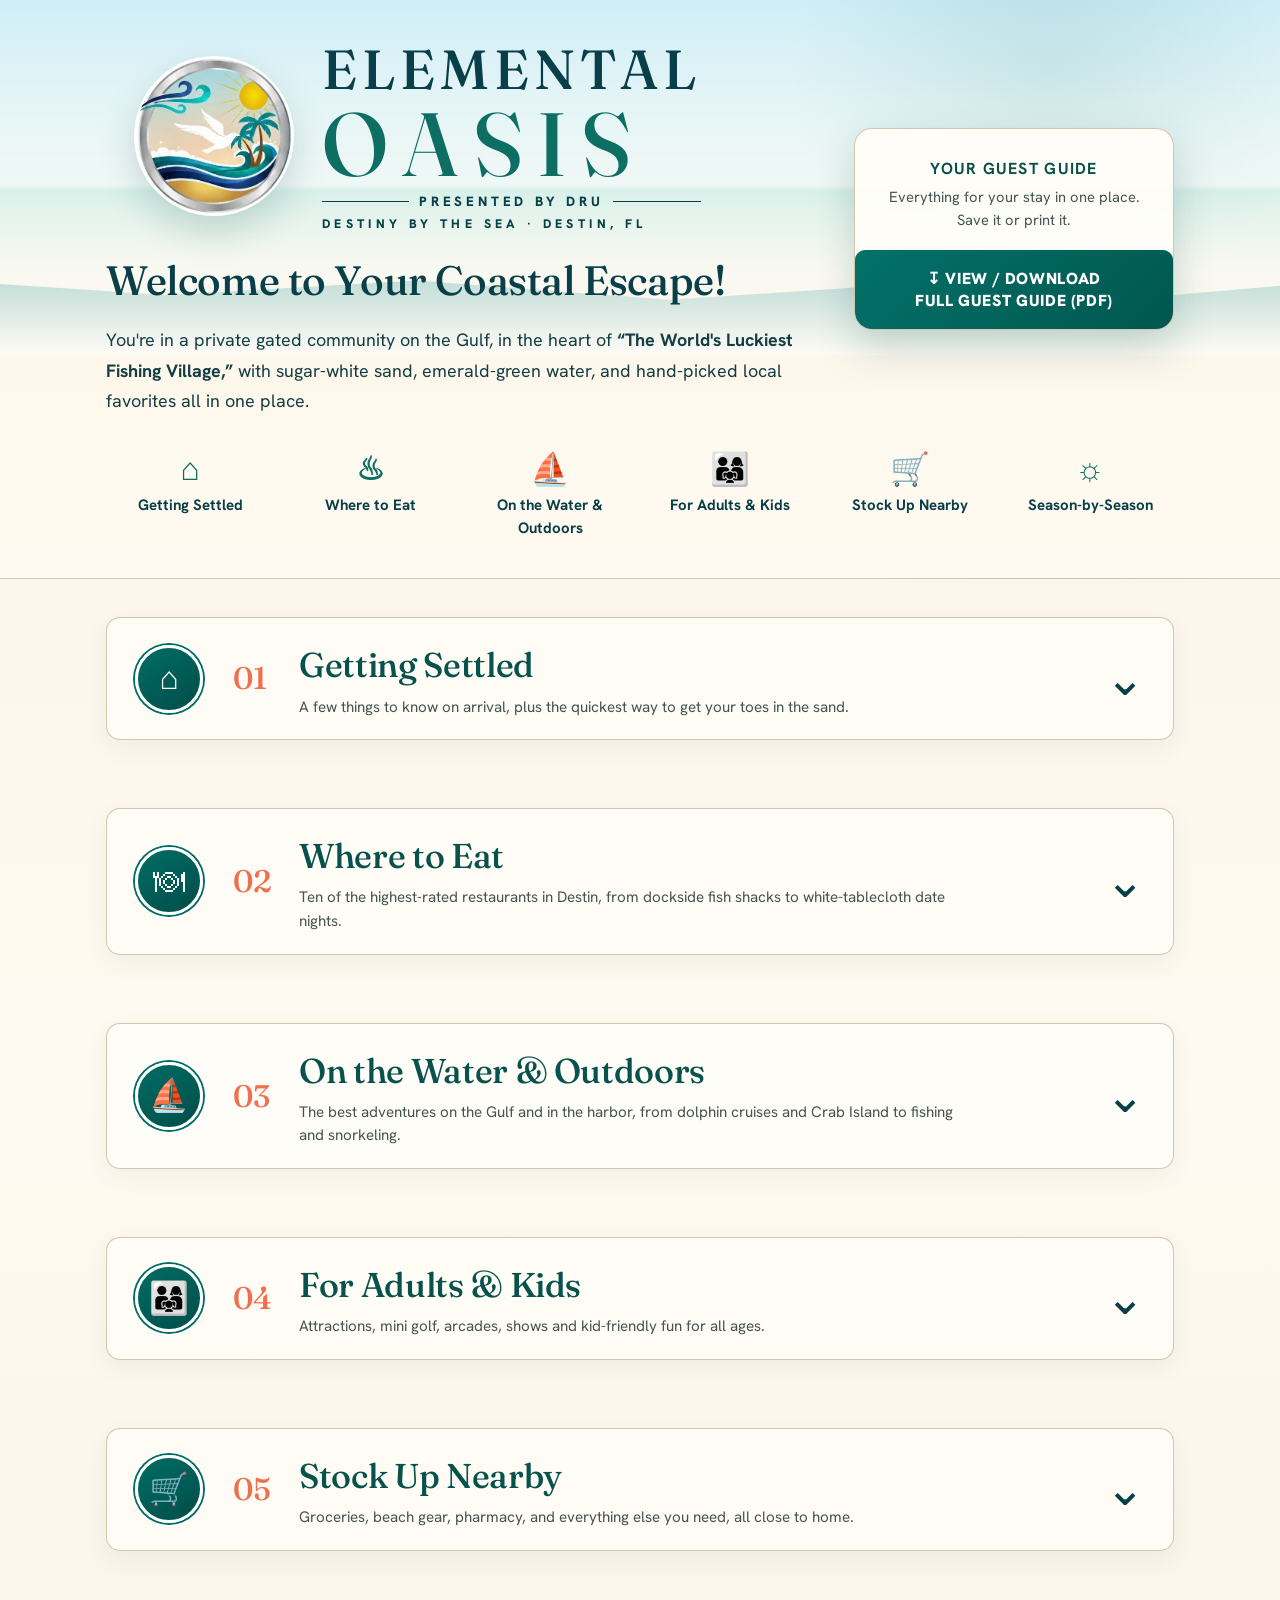
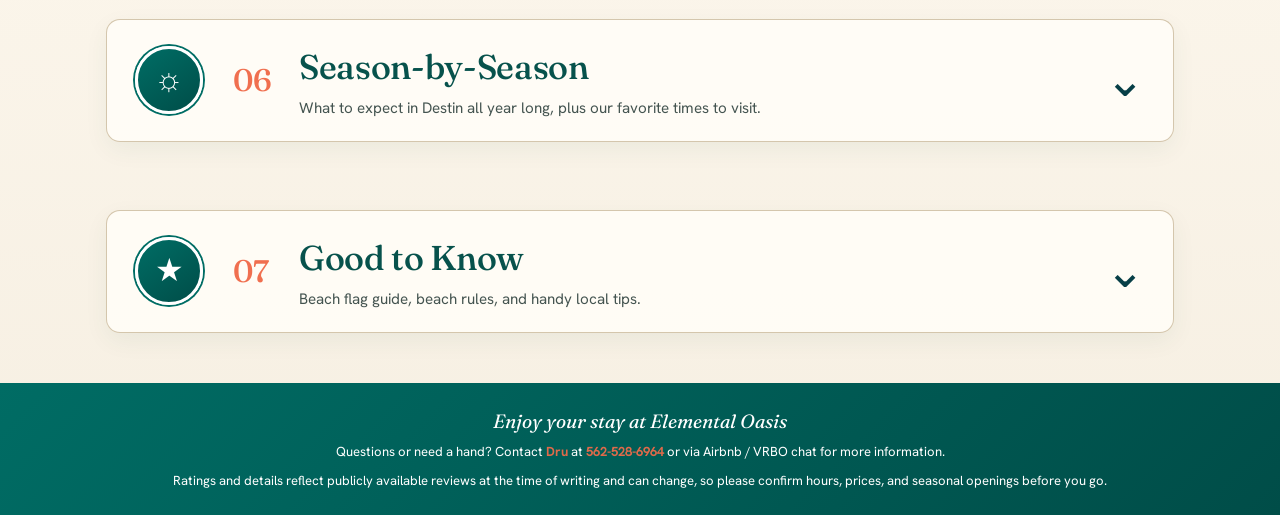
<file: index.html>
<!DOCTYPE html>
<html lang="en">
<head>
<meta charset="UTF-8">
<meta name="viewport" content="width=device-width, initial-scale=1.0">
<title>Elemental Oasis Destin Guide</title>
<meta name="description" content="Elemental Oasis Destin guest guide with arrival details, beach access, dining, local activities, nearby stores, seasonal tips, and property information.">
<meta name="robots" content="index, follow">
<meta name="theme-color" content="#0d6e63">
<link rel="canonical" href="https://5edestin.github.io/guide/">
<meta property="og:type" content="website">
<meta property="og:title" content="Elemental Oasis Destin Guide">
<meta property="og:description" content="Guest guide for Elemental Oasis in Destin, Florida: beach access, dining, activities, local tips, and property details.">
<meta property="og:url" content="https://5edestin.github.io/guide/">
<meta property="og:image" content="https://5edestin.github.io/guide/elemental-oasis-home.jpg">
<meta name="twitter:card" content="summary_large_image">
<meta name="twitter:title" content="Elemental Oasis Destin Guide">
<meta name="twitter:description" content="Guest guide for Elemental Oasis in Destin, Florida.">
<meta name="twitter:image" content="https://5edestin.github.io/guide/elemental-oasis-home.jpg">
<link rel="preload" as="image" href="assets/img/elemental-oasis-logo.webp" type="image/webp">
<link rel="preconnect" href="https://fonts.googleapis.com">
<link rel="preconnect" href="https://fonts.gstatic.com" crossorigin>
<link href="https://fonts.googleapis.com/css2?family=Fraunces:ital,opsz,wght@0,9..144,400;0,9..144,500;0,9..144,600;1,9..144,400&family=Hanken+Grotesk:wght@400;500;600;700&display=swap" rel="stylesheet">
<link rel="stylesheet" href="assets/css/styles.css">

<style>
  .brimg {
    display: grid !important;
    grid-template-columns: repeat(2, minmax(0, 1fr)) !important;
    gap: 18px !important;
    align-items: start !important;
  }

  .brimg picture {
    display: block !important;
  }

  .brimg img {
    width: 100% !important;
    height: auto !important;
    display: block !important;
  }

  @media screen and (max-width: 520px) {
    .brimg {
      grid-template-columns: 1fr !important;
    }
  }
</style>

</head>
<body>

<header class="hero">
  <div class="wrap hero-wrap">
    <div class="hero-main">
      <div class="brand-lockup">
        <picture><source srcset="assets/img/elemental-oasis-logo.webp" type="image/webp"><img class="brand-logo" src="elemental-oasis-logo.jpg" alt="Elemental Oasis logo" width="409" height="413" decoding="async"></picture>
        <div class="brand-text">
          <div class="brand-title-small">ELEMENTAL</div>
          <div class="brand-title-large">OASIS</div>
          <div class="brand-presented"><span></span>PRESENTED BY DRU<span></span></div>
          <div class="brand-place">DESTINY BY THE SEA · DESTIN, FL</div>
        </div>
      </div>
      <h1>Welcome to Your Coastal Escape!</h1>
      <p class="lede">You're in a private gated community on the Gulf, in the heart of <b>“The World's Luckiest Fishing Village,”</b> with sugar-white sand, emerald-green water, and hand-picked local favorites all in one place.</p>
    </div>

    <aside class="hero-contact" aria-label="Guest guide download">
      <h3>Your Guest Guide</h3>
      <p class="smallhelp">Everything for your stay in one place. Save it or print it.</p>
      <a class="pdfbtn" href="./guest-guide.pdf" target="_blank" rel="noopener">↧ View / Download<br>Full Guest Guide (PDF)</a>
    </aside>
  </div>
  <nav class="wrap iconnav" aria-label="Guide sections">
    <a href="#settle"><span>⌂</span>Getting Settled</a>
    <a href="#eat"><span>♨</span>Where to Eat</a>
    <a href="#do"><span>⛵</span>On the Water & Outdoors</a>
    <a href="#family"><span>👨‍👩‍👧</span>For Adults & Kids</a>
    <a href="#stores"><span>🛒</span>Stock Up Nearby</a>
    <a href="#seasons"><span>☼</span>Season-by-Season</a>
  </nav>
</header>

<!-- ================= GETTING SETTLED ================= -->
<section class="wrap" id="settle">
  <details class="accordion" name="guide">
    <summary><span class="acc-icon">⌂</span><span class="sec-num">01</span><div class="sec-head"><h2>Getting Settled</h2><div class="summary-desc">A few things to know on arrival, plus the quickest way to get your toes in the sand.</div></div></summary>

  <div class="hilites">
    <h3>Your home at Elemental Oasis</h3>
    <div class="hgrid">
      <div class="hitem"><span class="hi">&#128274;</span><div><b>Private gated community</b><span class="ht">Destiny by the Sea is a 24-hour guard-gated enclave on the only curve of Scenic Gulf Drive in central Destin.</span></div></div>
      <div class="hitem"><span class="hi">&#127958;&#65039;</span><div><b>Private beach, steps away</b><span class="ht">Your own community beach access down the Conch Cay boardwalk to sugar-white sand, with chair &amp; umbrella rentals on site.</span></div></div>
      <div class="hitem"><span class="hi">&#127946;</span><div><b>Community pool &amp; hot tub</b><span class="ht">A large lagoon-style pool (seasonally heated, lit at night) and a hot tub, beside a clubhouse with showers &amp; dressing rooms.</span></div></div>
      <div class="hitem"><span class="hi">&#127796;</span><div><b>Resort surroundings</b><span class="ht">Palm-lined, beautifully landscaped grounds, with the Gulf, dining, and shopping all just minutes away.</span></div></div>
    </div>
  </div>
  <div class="settle-grid">

    <div class="contact-card">
      <h3>Elemental Oasis</h3>
      <p class="addr">at Destiny by the Sea<br>4819 Ocean Blvd, Destin, FL 32541</p>
      <div class="contact-row">
        <div class="ic">✦</div>
        <div><div class="lbl">Welcome</div><div class="val">We hope you love your stay. Check-out and house details are posted inside the home.</div></div>
      </div>
      <picture><source srcset="assets/img/elemental-oasis-home.webp" type="image/webp"><img class="home-photo" src="elemental-oasis-home.jpg" alt="Elemental Oasis at 4819 Ocean Blvd" width="882" height="699" loading="lazy" decoding="async"></picture>
    </div>

    <div class="mapcard">
      <h3>Walking to the Beach</h3>
      <p class="mapsub">From your door: turn right on Ocean Blvd, then right onto Conch Cay and follow it all the way down to the Private Beach Access and rental store. It's about a 3-4 minute walk.</p>
      <svg viewBox="0 0 700 440" xmlns="http://www.w3.org/2000/svg" role="img" aria-label="Map of the walk from Elemental Oasis down Conch Cay to the private beach access">
        <defs>
          <linearGradient id="gulf" x1="0" y1="0" x2="0" y2="1">
            <stop offset="0%" stop-color="#5bbf9e"/><stop offset="100%" stop-color="#15897a"/>
          </linearGradient>
        </defs>
        <rect x="0" y="0" width="700" height="440" rx="10" fill="#eef1f3"/>
        <rect x="0" y="0" width="700" height="34" fill="#ece0c9"/>
        <text x="660" y="22" font-family="Hanken Grotesk, sans-serif" font-size="12.5" font-weight="700" fill="#7a8782" text-anchor="end" letter-spacing="1">DESTINY BY THE SEA &#183; GUARD GATE &#9678;</text>
        <rect x="0" y="58" width="700" height="30" fill="#ffffff" stroke="#dfe4e7" stroke-width="1.5"/>
        <line x1="0" y1="73" x2="700" y2="73" stroke="#e4cf9f" stroke-width="3" stroke-dasharray="16 14"/>
        <text x="40" y="78" font-family="Fraunces, serif" font-size="14" font-style="italic" fill="#9a8f74">Ocean Blvd</text>
        <rect x="0" y="320" width="700" height="30" fill="#ffffff" stroke="#dfe4e7" stroke-width="1.5"/>
        <line x1="0" y1="335" x2="700" y2="335" stroke="#e4cf9f" stroke-width="3" stroke-dasharray="16 14"/>
        <text x="40" y="340" font-family="Fraunces, serif" font-size="14" font-style="italic" fill="#9a8f74">Ocean Blvd</text>
        <rect x="196" y="88" width="26" height="232" fill="#ffffff" stroke="#dfe4e7" stroke-width="1.5"/>
        <text x="209" y="210" font-family="Fraunces, serif" font-size="12.5" font-style="italic" fill="#a99f86" text-anchor="middle" transform="rotate(-90 209 210)">Varezze Cay</text>
        <rect x="392" y="88" width="30" height="262" fill="#ffffff" stroke="#dfe4e7" stroke-width="1.5"/>
        <text x="407" y="200" font-family="Fraunces, serif" font-size="12.5" font-style="italic" fill="#a99f86" text-anchor="middle" transform="rotate(-90 407 200)">Conch Cay</text>
        <rect x="606" y="88" width="26" height="232" fill="#ffffff" stroke="#dfe4e7" stroke-width="1.5"/>
        <text x="619" y="210" font-family="Fraunces, serif" font-size="12.5" font-style="italic" fill="#a99f86" text-anchor="middle" transform="rotate(-90 619 210)">Calypso Cay</text>
        <g>
          <path d="M286 150 a13 13 0 1 1 26 0 c0 10 -13 22 -13 22 c0 0 -13 -12 -13 -22 z" fill="#e06a4a"/>
          <circle cx="299" cy="150" r="5" fill="#fffdf8"/>
          <rect x="58" y="104" width="214" height="46" rx="9" fill="#fffdf8" stroke="#e06a4a" stroke-width="1.6"/>
          <text x="72" y="125" font-family="Hanken Grotesk, sans-serif" font-size="14" font-weight="700" fill="#23312e">Elemental Oasis</text>
          <text x="72" y="142" font-family="Hanken Grotesk, sans-serif" font-size="11.5" fill="#7a8782">4819 Ocean Blvd (your stay)</text>
        </g>
        <path d="M299 172 L299 78 L407 78 L407 372" fill="none" stroke="#0d6e63" stroke-width="4" stroke-dasharray="2 11" stroke-linecap="round" stroke-linejoin="round"/>
        <polygon points="407,388 400,372 414,372" fill="#0d6e63"/>
        <rect x="0" y="392" width="700" height="18" fill="#f3e3c1"/>
        <rect x="0" y="410" width="700" height="30" fill="url(#gulf)"/>
        <text x="36" y="431" font-family="Fraunces, serif" font-size="14" font-style="italic" font-weight="500" fill="#ffffff">Gulf of Mexico</text>
        <rect x="262" y="384" width="290" height="40" rx="9" fill="#fffdf8" stroke="#0d6e63" stroke-width="1.8"/>
        <text x="407" y="401" font-family="Hanken Grotesk, sans-serif" font-size="13" font-weight="700" fill="#0a4f48" text-anchor="middle">Private Beach Access</text>
        <text x="407" y="417" font-family="Hanken Grotesk, sans-serif" font-size="11.5" fill="#5d6b66" text-anchor="middle">+ Rental Store (chairs &amp; umbrellas)</text>
        <rect x="470" y="232" width="138" height="30" rx="15" fill="#0d6e63"/>
        <text x="539" y="252" font-family="Hanken Grotesk, sans-serif" font-size="13" font-weight="700" fill="#ffffff" text-anchor="middle">3-4 min walk</text>
      </svg>
      <p class="mapnote">Beach gear can be rented on-site at the private beach access from Sun, Sand &amp; Sea Beach Service, which also sells shave ice. See rates just below.</p>
    </div>

  </div>

  <div class="beachrent">
    <h3>Beach Gear &amp; Shave Ice at the Private Beach</h3>
    <p class="intro">Your private beach access has an on-site stall run by <b>Sun, Sand &amp; Sea Beach Service</b>. Rent chairs, umbrellas, boogie boards, kayaks, and paddleboards from the beach attendant, and grab shave ice while you're there. Rental hours are 9:00am to 5:00pm, seven days a week from March through October, and all prices include sales tax. To reserve, call <a href="tel:18506508988">850-650-8988</a> or see the beach attendant at the central beach access.</p>
    <div class="brrates">
        <h4>Chair &amp; umbrella set-up (2 chairs + 1 umbrella)</h4>
        <div class="rate"><span>Half day (9-1 or 1-5)</span><span>$30</span></div>
        <div class="rate"><span>Full day</span><span>$45</span></div>
        <div class="rate"><span>2 / 3 / 4 days</span><span>$80 / $120 / $160</span></div>
        <div class="rate"><span>5 / 6 / 7 days</span><span>$200 / $240 / $280</span></div>
        <h4>Single items, per day</h4>
        <div class="rate"><span>Umbrella</span><span>$30</span></div>
        <div class="rate"><span>Chair</span><span>$15</span></div>
        <div class="rate"><span>Table</span><span>$10</span></div>
        <h4>Water gear</h4>
        <div class="rate"><span>Boogie board</span><span>$8/hr, $20/day</span></div>
        <div class="rate"><span>Kayak, single / double</span><span>$20 / $25 per hr</span></div>
        <div class="rate"><span>Paddleboard</span><span>$35/hr, $100/4hr, $180/day</span></div>
        <p class="brnote">Full details and payment options (cash, check, Visa, Mastercard) at <a href="https://beachingdestin.com" target="_blank" rel="noopener">beachingdestin.com</a>. Prices may change, so confirm with the attendant.</p>
      </div>
    <div class="brimg">
      <picture><source srcset="assets/img/beach-rental-stall.webp" type="image/webp"><img src="beach-rental-stall.jpg" alt="Sun, Sand and Sea beach rental and shave ice stall at the private beach access" width="1200" height="1600" loading="lazy" decoding="async"></picture>
      <picture><source srcset="assets/img/beach-rental-rates.webp" type="image/webp"><img src="beach-rental-rates.jpg" alt="Sun, Sand and Sea Beach Service printed rental rate sheet" width="1300" height="2115" loading="lazy" decoding="async"></picture>
    </div>
  </div>
  </details>
</section>

<!-- ================= RESTAURANTS ================= -->
<section class="wrap" id="eat">
  <details class="accordion" name="guide">
    <summary><span class="acc-icon">🍽</span><span class="sec-num">02</span><div class="sec-head"><h2>Where to Eat</h2><div class="summary-desc">Ten of the highest-rated restaurants in Destin, from dockside fish shacks to white-tablecloth date nights.</div></div></summary>
  <div class="grid">

    <div class="card">
      <div class="top"><h3>The Edge Seafood & SkyBar</h3><span class="pill">Harbor views</span></div>
      <div class="meta"><span class="stars">★ 4.7</span><span class="dot"></span>5,700+ reviews</div>
      <p>Fresh-off-the-boat seafood with a rooftop SkyBar overlooking the marina. Lively, polished, great service.</p>
      <span class="pick"><b>Try:</b> baked oysters · fried grouper sandwich · lobster mac</span>
            <span class="price">Approx price: $$–$$$ · seafood entrées commonly mid-range to premium</span>
<span class="cphone"><span class="ph">(850) 659-3549</span></span>
    </div>

    <div class="card">
      <div class="top"><h3>Boshamps Seafood & Oyster House</h3><span class="pill">Upscale-casual</span></div>
      <div class="meta"><span class="stars">★ 4.5</span><span class="dot"></span>9,100+ reviews</div>
      <p>A harborfront favorite for oysters three ways and beautifully plated Gulf fish. A local's pick for a special dinner.</p>
      <span class="pick"><b>Try:</b> oysters Bienville · Snapper Destin · crab dip</span>
            <span class="price">Approx price: $$–$$$ · popular dinner spot; expect peak-season waits</span>
<span class="cphone"><span class="ph">(850) 424-7406</span></span>
    </div>

    <div class="card">
      <div class="top"><h3>Dewey Destin's Seafood</h3><span class="pill">Iconic local</span></div>
      <div class="meta"><span class="stars">★ 4.5</span><span class="dot"></span>4,500+ reviews</div>
      <p>Order at the counter, eat at picnic tables on the dock over the bay. Unpretentious and the freshest catch in town.</p>
      <span class="pick"><b>Try:</b> royal red shrimp · fresh catch · smoked tuna dip</span>
            <span class="price">Approx price: $$ · casual counter-service seafood</span>
<span class="cphone"><span class="ph">(850) 837-7575</span></span>
    </div>

    <div class="card">
      <div class="top"><h3>Brotula's Seafood House & Steamer</h3><span class="pill">Hook & Cook</span></div>
      <div class="meta"><span class="stars">★ 4.5</span><span class="dot"></span>5,900+ reviews</div>
      <p>Caught fish on a charter? Bring it here and they'll cook it your way. Otherwise, the steamer pots and boils are stellar.</p>
      <span class="pick"><b>Try:</b> Hook &amp; Cook your catch · seafood boil · all-you-can-eat crab</span>
            <span class="price">Approx price: $$–$$$ · boils/steamer pots cost more than sandwiches</span>
<span class="cphone"><span class="ph">(850) 460-8900</span></span>
    </div>

    <div class="card">
      <div class="top"><h3>Louisiana Lagniappe</h3><span class="pill">Cajun · waterfront</span></div>
      <div class="meta"><span class="stars">★ 4.7</span><span class="dot"></span>3,100+ reviews</div>
      <p>Sunset-view Creole cooking with old-school service. No reservations, so arrive early. Dinner only, from 4pm.</p>
      <span class="pick"><b>Try:</b> jambalaya · blackened shrimp · key lime pie</span>
            <span class="price">Approx price: $$$ · dinner-only waterfront dining</span>
<span class="cphone"><span class="ph">(850) 837-0881</span></span>
    </div>

    <div class="card">
      <div class="top"><h3>The Back Porch</h3><span class="pill">On the beach</span></div>
      <div class="meta"><span class="stars">★ 4.5</span><span class="dot"></span>12,000+ reviews</div>
      <p>Destin's original beachfront seafood joint. Toes-in-the-sand views, award-winning gumbo, and a great happy hour.</p>
      <span class="pick"><b>Try:</b> seafood gumbo · oyster po'boy · blackened grouper</span>
            <span class="price">Approx price: $$ · casual beachfront seafood</span>
<span class="cphone"><span class="ph">(850) 837-2022</span></span>
    </div>

    <div class="card">
      <div class="top"><h3>Pompano Joe's</h3><span class="pill">Beachfront</span></div>
      <div class="meta"><span class="stars">★ 4.4</span><span class="dot"></span>8,500+ reviews</div>
      <p>Bright, nautical, and right on the sand with a window-seat view the length of the room. Easy choice for groups.</p>
      <span class="pick"><b>Try:</b> grilled grouper + lump crab · coconut shrimp · margarita bucket</span>
            <span class="price">Approx price: $$ · beachfront casual dining</span>
<span class="cphone"><span class="ph">(850) 837-2224</span></span>
    </div>

    <div class="card">
      <div class="top"><h3>Fudpucker's Beachside Bar & Grill</h3><span class="pill">Family fun</span></div>
      <div class="meta"><span class="stars">★ 4.7</span><span class="dot"></span>34,000+ reviews</div>
      <p>A Destin institution that's loud, fun, and home to Gator Beach downstairs. The kids will be entertained start to finish.</p>
      <span class="pick"><b>Try:</b> fried gator tail · blackened redfish · the famous gift shop</span>
            <span class="price">Approx price: $$ · family casual</span>
<span class="cphone"><span class="ph">(850) 654-4200</span></span>
    </div>

    <div class="card">
      <div class="top"><h3>Seagar's Prime Steaks & Seafood</h3><span class="pill">Date night · $$$$</span></div>
      <div class="meta"><span class="stars">★ 4.4</span><span class="dot"></span>640+ reviews</div>
      <p>The grown-up splurge. Tableside Chateaubriand, a huge wine list, and white-glove service in Sandestin. Reserve ahead; resort dress code.</p>
      <span class="pick"><b>Try:</b> Chateaubriand for two · bone-in ribeye · Bananas Foster tableside</span>
            <span class="price">Approx price: $$$$ · special-occasion dining</span>
<span class="cphone"><span class="ph">(850) 622-1500</span></span>
    </div>

    <div class="card">
      <div class="top"><h3>Bistrology</h3><span class="pill">Brunch</span></div>
      <div class="meta"><span class="stars">★ 4.8</span><span class="dot"></span>7,000+ reviews</div>
      <p>The best breakfast and brunch around, with gorgeous plates and theatrical table-side coffee. Worth the short drive to Miramar Beach.</p>
      <span class="pick"><b>Try:</b> chicken &amp; waffles · berry pancakes · Japanese pour-over · <i>(also great: Crackings & Ruby Slipper in Destin)</i></span>
            <span class="price">Approx price: $$ · brunch plates and specialty coffee</span>
<span class="cphone"><span class="nm">Bistrology</span> <span class="ph">(850) 757-7374</span> &#183; <span class="nm">Crackings</span> <span class="ph">(850) 650-0499</span> &#183; <span class="nm">Ruby Slipper</span> <span class="ph">(850) 660-7100</span></span>
    </div>

  </div>

  </details>
</section>

<!-- ================= ACTIVITIES ================= -->
<section class="wrap" id="do">
  <details class="accordion" name="guide">
    <summary><span class="acc-icon">⛵</span><span class="sec-num">03</span><div class="sec-head"><h2>On the Water & Outdoors</h2><div class="summary-desc">The best adventures on the Gulf and in the harbor, from dolphin cruises and Crab Island to fishing and snorkeling.</div></div></summary>
  <div class="grid">

    <div class="card span2">
      <div class="top"><h3>Float Crab Island</h3><span class="pill">★ The signature Destin day</span></div>
      <div class="meta"><span class="stars">★ 4.8</span><span class="dot"></span>1,700+ reviews</div>
      <p>A shallow, emerald sandbar just inside the pass where boats anchor, music plays, and floating food/drink vendors come to you. Rent a pontoon (with or without a captain) or hop a shuttle. It's the quintessential Destin afternoon. Bring water shoes, a float, and a cooler.</p>
      <span class="pick"><b>Tip:</b> go on a weekday morning for calmer water and fewer crowds</span>
            <span class="price">Approx price: shuttle seats from about $39; pontoons commonly $250+ before fees/fuel</span>
<span class="cphone"><span class="nm">SunVenture</span> <span class="ph">(850) 424-6465</span> &#183; <span class="nm">Crab Island Tours</span> <span class="ph">(850) 803-5466</span></span>
    </div>

    <div class="card">
      <div class="top"><h3>Dolphin Cruise</h3><span class="pill">All ages</span></div>
      <div class="meta"><span class="stars">★ 4.8–4.9</span><span class="dot"></span>thousands of reviews</div>
      <p>Pods of wild dolphins ride alongside the boat almost daily. <b>Southern Star</b> (glass-bottom, two decks) and <b>Destin Dolphin Cruise</b> are top-rated; sunset sailings are magic.</p>
      <span class="pick"><b>Best for:</b> first-timers, families, romantic evenings</span>
            <span class="price">Approx price: commonly about $30–$50/person depending on time and vendor</span>
<span class="cphone"><span class="nm">Southern Star</span> <span class="ph">(850) 837-7741</span> &#183; <span class="nm">Destin Dolphin</span> <span class="ph">(850) 200-2260</span></span>
    </div>

    <div class="card">
      <div class="top"><h3>Deep-Sea Fishing Charter</h3><span class="pill">Private</span></div>
      <div class="meta"><span class="stars">★ 5.0</span><span class="dot"></span>top crews</div>
      <p>Book a private boat for snapper, grouper, mahi and more. <b>Charter Boat Backlash</b>, <b>O Sea D</b>, and <b>Pelican Adventures</b> get rave reviews and are great with kids.</p>
      <span class="pick"><b>Bonus:</b> have your catch cooked at Brotula's that night</span>
            <span class="price">Approx price: usually $$$–$$$$ private charter; varies heavily by hours/boat size</span>
<span class="cphone"><span class="nm">Backlash</span> <span class="ph">(850) 685-9368</span> &#183; <span class="nm">O Sea D</span> <span class="ph">(850) 255-2967</span> &#183; <span class="nm">Pelican</span> <span class="ph">(850) 650-3825</span></span>
    </div>

    <div class="card">
      <div class="top"><h3>Party-Boat Fishing</h3><span class="pill">Budget-friendly</span></div>
      <div class="meta"><span class="stars">★ 4.8</span><span class="dot"></span>2,400+ reviews</div>
      <p>The <b>Destin Princess & Destiny</b> share-the-boat trips are an affordable, no-experience-needed way to fish the Gulf. Deckhands bait, untangle, and clean your catch.</p>
      <span class="pick"><b>Best for:</b> families &amp; first-time anglers</span>
            <span class="price">Approx price: usually $$ per person; more budget-friendly than private charter</span>
<span class="cphone"><span class="nm">Destin Princess & Destiny</span> <span class="ph">(850) 837-5088</span></span>
    </div>

    <div class="card">
      <div class="top"><h3>Parasailing</h3><span class="pill">Thrill</span></div>
      <div class="meta"><span class="stars">★ 4.9</span><span class="dot"></span>5,600+ reviews</div>
      <p>Soar 400+ feet above that famous emerald water. <b>Pelican Adventures</b> and <b>AJ's Water Adventures</b> run smooth, safety-first flights from the harbor.</p>
      <span class="pick"><b>Best for:</b> couples, teens, anyone craving the view</span>
            <span class="price">Approx price: often around $70–$100/person; photos/observers may cost extra</span>
<span class="cphone"><span class="nm">Pelican</span> <span class="ph">(850) 650-3825</span> &#183; <span class="nm">AJ's</span> <span class="ph">(850) 837-2222</span></span>
    </div>

    <div class="card">
      <div class="top"><h3>Jet Ski, Kayak & Paddleboard</h3><span class="pill">DIY adventure</span></div>
      <div class="meta"><span class="stars">★ 4.8</span><span class="dot"></span>harbor rentals</div>
      <p>Rent from <b>AJ's</b> or <b>HarborWalk Adventures</b> and explore the calm bay side. Paddleboarding the flats at sunrise is a local secret.</p>
      <span class="pick"><b>Best for:</b> active mornings, calmer water</span>
            <span class="price">Approx price: rentals commonly hourly/half-day; compare vendor rates before booking</span>
<span class="cphone"><span class="nm">AJ's</span> <span class="ph">(850) 837-2222</span> &#183; <span class="nm">HarborWalk Adv.</span> <span class="ph">(850) 786-2732</span></span>
    </div>

    <div class="card">
      <div class="top"><h3>Sunset Sail</h3><span class="pill">Romantic</span></div>
      <div class="meta"><span class="stars">★ 4.8</span><span class="dot"></span>1,300+ reviews</div>
      <p>The <b>Sea Blaster</b> and SunVenture cruises mix dolphins, drinks, music and a Gulf sunset. Feed the seagulls on the way out of the harbor.</p>
      <span class="pick"><b>Tip:</b> bring a layer, since evenings are breezy on the water</span>
            <span class="price">Approx price: usually $$ per person; sunset times may price higher</span>
<span class="cphone"><span class="nm">Sea Blaster</span> <span class="ph">(850) 654-6888</span> &#183; <span class="nm">SunVenture</span> <span class="ph">(850) 424-6465</span></span>
    </div>

    <div class="card">
      <div class="top"><h3>Buccaneer Pirate Cruise</h3><span class="pill">Kids adore it</span></div>
      <div class="meta"><span class="stars">★ 4.9</span><span class="dot"></span>4,200+ reviews</div>
      <p>A fully-costumed pirate crew, water-cannon battles, treasure hauled from the bay, and deck-swabbing. Genuinely fun for adults too.</p>
      <span class="pick"><b>Best for:</b> families with little ones · bring tip money</span>
            <span class="price">Approx price: usually $$ per person; check child pricing</span>
<span class="cphone"><span class="ph">(850) 269-0896</span></span>
    </div>

    <div class="card">
      <div class="top"><h3>Snorkel & Eco Tour</h3><span class="pill">Marine life</span></div>
      <div class="meta"><span class="stars">&#9733; 4.8</span><span class="dot"></span>guided trips</div>
      <p>Several cruises add a snorkel stop near the jetties, in calm, clear water where you'll spot fish, rays, and the occasional sea turtle. A gentle option for families.</p>
      <span class="pick"><b>Best for:</b> first-time snorkelers &amp; little explorers</span>
            <span class="price">Approx price: guided tours commonly $$ per person</span>
<span class="cphone"><span class="nm">AJ's</span> <span class="ph">(850) 837-2222</span> &#183; <span class="nm">Crab Island Tours</span> <span class="ph">(850) 803-5466</span></span>
    </div>

    <div class="card">
      <div class="top"><h3>Henderson Beach State Park</h3><span class="pill">Beach + nature</span></div>
      <div class="meta"><span class="stars">★ 4.8</span><span class="dot"></span>8,800+ reviews</div>
      <p>Protected dunes, the whitest sand on the coast, a nature trail, showers and pavilions. Just $6 to park, with in-and-out access. A quieter alternative to the busy public beach.</p>
      <span class="pick"><b>Best for:</b> a relaxed, less-crowded beach day</span>
            <span class="price">Approx price: about $6 per vehicle for park entry</span>
<span class="cphone"><span class="ph">(850) 837-7550</span></span>
    </div>

  </div>

  </details>
</section>

<!-- ================= THINGS TO DO ================= -->
<section class="wrap" id="family">
  <details class="accordion" name="guide">
    <summary><span class="acc-icon">👨‍👩‍👧</span><span class="sec-num">04</span><div class="sec-head"><h2>For Adults & Kids</h2><div class="summary-desc">Attractions, mini golf, arcades, shows and kid-friendly fun for all ages.</div></div></summary>
  <div class="grid">

    <div class="card">
      <div class="top"><h3>HarborWalk Village</h3><span class="pill">Free to stroll</span></div>
      <div class="meta"><span class="stars">★ 4.5</span><span class="dot"></span>7,700+ reviews</div>
      <p>The waterfront hub for shops, restaurants, live music, boat-tour booking, and seasonal fireworks. Note that many vendors close in deep winter.</p>
      <span class="pick"><b>Best for:</b> evening strolls, sunset, people-watching</span>
            <span class="price">Approx price: free to stroll; paid parking/activities/food extra</span>
<span class="cphone"><span class="ph">(888) 965-7092</span></span>
    </div>

    <div class="card">
      <div class="top"><h3>Gator Beach</h3><span class="pill">Free · at Fudpucker's</span></div>
      <div class="meta"><span class="stars">★ 4.6</span><span class="dot"></span>4,200+ reviews</div>
      <p>100+ alligators you can watch, feed (cane poles, a few dollars), and even hold a baby for a photo. A fun, quick 45-minute stop.</p>
      <span class="pick"><b>Best for:</b> curious kids · the free evening feeding show</span>
            <span class="price">Approx price: free to view; feeding/photo experiences cost extra</span>
<span class="cphone"><span class="ph">(850) 654-4200</span></span>
    </div>

    <div class="card">
      <div class="top"><h3>The Track Destin</h3><span class="pill">Go-karts & more</span></div>
      <div class="meta"><span class="stars">★ 4.3</span><span class="dot"></span>6,100+ reviews</div>
      <p>Multi-level go-kart tracks, mini-golf, bumper boats, kiddie rides and an arcade. A reliable hit when everyone needs a break from the sand.</p>
      <span class="pick"><b>Best for:</b> a chilly or rainy afternoon</span>
            <span class="price">Approx price: pay-per-attraction or points card; budget $$ for a family visit</span>
<span class="cphone"><span class="ph">(850) 654-4668</span></span>
    </div>

    <div class="card">
      <div class="top"><h3>Gulfarium Marine Adventure Park</h3><span class="pill">Aquarium</span></div>
      <div class="meta"><span class="stars">★ 4.4</span><span class="dot"></span>9,300+ reviews</div>
      <p>Dolphin and sea-lion shows, manatees, sea-turtle rehab, and animal encounters. About 25 min west on Okaloosa Island; ~2–3 hours to explore.</p>
      <span class="pick"><b>Best for:</b> all ages · animal lovers</span>
            <span class="price">Approx price: ticketed aquarium; encounters cost extra</span>
<span class="cphone"><span class="ph">(850) 243-9046</span></span>
    </div>

    <div class="card">
      <div class="top"><h3>Big Kahuna's Water Park</h3><span class="pill">Summer only</span></div>
      <div class="meta"><span class="stars">★ 3.9</span><span class="dot"></span>seasonal · check hours</div>
      <p>Slides, a lazy river and wave pool. Fun on a hot day, but it's seasonal and reviews are mixed on staffing and closures, so check what's open before you go.</p>
      <span class="pick"><b>Best for:</b> peak-summer thrill-seeking kids</span>
            <span class="price">Approx price: promotional 1-day tickets seen around $39.99; check current hours/closures</span>
<span class="cphone"><span class="ph">(850) 837-8319</span></span>
    </div>

    <div class="card">
      <div class="top"><h3>Destin Commons</h3><span class="pill">Shop & movies</span></div>
      <div class="meta"><span class="stars">★ 4.6</span><span class="dot"></span>8,400+ reviews</div>
      <p>Open-air shopping with an AMC theater, a kids' play area and grassy green. The go-to when the weather turns.</p>
      <span class="pick"><b>Best for:</b> rainy days · teens · a slower afternoon</span>
            <span class="price">Approx price: free to walk; shopping, movies, and food extra</span>
<span class="cphone"><span class="ph">(850) 337-8700</span></span>
    </div>

    <div class="card">
      <div class="top"><h3>Destin History & Fishing Museum</h3><span class="pill">Local heritage</span></div>
      <div class="meta"><span class="stars">★ 4.7</span><span class="dot"></span>430+ reviews</div>
      <p>The story of the "World's Luckiest Fishing Village," with a kids' interactive area and scavenger hunt. Small, charming, and inexpensive. Closed Sun/Mon.</p>
      <span class="pick"><b>Best for:</b> curious kids · a quick cultural stop</span>
            <span class="price">Approx price: low-cost museum admission; check current hours</span>
<span class="cphone"><span class="ph">(850) 837-6611</span></span>
    </div>

    <div class="card">
      <div class="top"><h3>Wild Willy's Adventure Zone</h3><span class="pill">Dino mini-golf</span></div>
      <div class="meta"><span class="stars">★ 4.3</span><span class="dot"></span>2,200+ reviews</div>
      <p>Animatronic-dinosaur mini-golf, ropes course, laser tag, go-karts and arcade in Fort Walton Beach. Great big-group rainy-day plan.</p>
      <span class="pick"><b>Best for:</b> mixed-age groups · evenings</span>
            <span class="price">Approx price: pay-per-attraction or package; budget $$ per person</span>
<span class="cphone"><span class="ph">(850) 400-3300</span></span>
    </div>

    <div class="card">
      <div class="top"><h3>HarborWalk Adventures</h3><span class="pill">Zipline</span></div>
      <div class="meta"><span class="stars">★ 4.8</span><span class="dot"></span>800+ reviews</div>
      <p>Zipline and a Soaring Eagle ride right over the harbor, plus rides for younger kids. A fun add-on before or after dinner on the boardwalk.</p>
      <span class="pick"><b>Best for:</b> a quick thrill with a view</span>
            <span class="price">Approx price: zipline/ride pricing varies; check HarborWalk kiosk/site</span>
<span class="cphone"><span class="ph">(850) 786-2732</span></span>
    </div>

    <div class="card span2">
      <div class="top"><h3>A Day on "Your" Beach (the main event)</h3><span class="pill">Free · steps away</span></div>
      <p>Don't overschedule. The single best thing to do in Destin is the simplest: a slow beach day on the sugar-white sand outside your door. Build sandcastles, hunt for shells, swim in the warm Gulf, and watch a sunset you'll talk about for years. Bring an umbrella for shade, since the midday sun is strong.</p>
      <span class="pick"><b>Tip:</b> mornings have calmer surf and the parking/sand to yourself</span>
            <span class="price">Approx price: free beach access; chair/umbrella rentals extra</span>
<span class="cphone"><span class="nm">Beach gear:</span> rent on-site from Sun, Sand &amp; Sea at the private beach access (rates in Getting Settled)</span>
    </div>

  </div>

  </details>
</section>

<!-- ================= STOCK UP NEARBY ================= -->
<section class="wrap" id="stores">
  <details class="accordion" name="guide">
    <summary><span class="acc-icon">🛒</span><span class="sec-num">05</span><div class="sec-head"><h2>Stock Up Nearby</h2><div class="summary-desc">Groceries, beach gear, pharmacy, and everything else you need, all close to home.</div></div></summary>
  <div class="storewrap">

    <div class="storebox feature">
      <h3><span class="em">🛒</span> Groceries & Essentials</h3>
      <p class="boxsub">Stock the kitchen, grab sunscreen, snacks &amp; drinks</p>
      <div class="store">
        <div class="sname">Publix at Paradise Key <span class="tag">closest grocery</span></div>
        <div class="smeta">4425 Commons Dr E · ~2.5 mi · 7am–10pm daily · full deli, bakery &amp; pharmacy</div>
        <div class="smeta"><b>Price note:</b> grocery prices generally higher than Walmart; best convenience option.</div>
        <div class="sphone">(850) 837-9094</div>
      </div>
      <div class="store">
        <div class="sname">Walmart Supercenter</div>
        <div class="smeta">Emerald Coast Pkwy · ~5 mi · 6am–midnight · cheapest one-stop for food + beach gear</div>
        <div class="smeta"><b>Price note:</b> usually the lower-cost one-stop option for groceries and beach basics.</div>
        <div class="sphone">(850) 650-0341</div>
      </div>
      <div class="store">
        <div class="sname">Winn-Dixie (Miramar Beach)</div>
        <div class="smeta">65 Poinciana Blvd · ~9 mi east · 7am–10pm · has a beach-supply aisle (chairs, towels, sand toys)</div>
        <div class="smeta"><b>Price note:</b> good backup for groceries and basic beach supplies.</div>
        <div class="sphone">(850) 650-2139</div>
      </div>
    </div>

    <div class="storebox feature">
      <h3><span class="em">⛱️</span> Beach Gear & Pharmacy</h3>
      <p class="boxsub">Floats, chairs, umbrellas, meds &amp; last-minute needs</p>
      <div class="store">
        <div class="sname">Alvin's Island <span class="tag">beach superstore</span></div>
        <div class="smeta">34888 Emerald Coast Pkwy · ~2.5 mi · 8am–midnight · floats, chairs, umbrellas, swimsuits, sand toys &amp; souvenirs</div>
        <div class="smeta"><b>Price note:</b> convenient beach gear/souvenirs; compare rental vs buying.</div>
      </div>
      <div class="store">
        <div class="sname">Walgreens (across from Destin Commons)</div>
        <div class="smeta">34909 Emerald Coast Pkwy · ~2.5 mi · 7am–10pm · pharmacy, sunscreen, aloe, convenience items</div>
        <div class="smeta"><b>Price note:</b> convenient for pharmacy/OTC items; not usually cheapest for beach gear.</div>
        <div class="sphone">(850) 654-7291</div>
      </div>
      <div class="store">
        <div class="sname">Walmart Supercenter (Destin)</div>
        <div class="smeta">15017 Emerald Coast Pkwy · ~5 mi · beach chairs, towels, coolers, sunscreen, OTC items, snacks &amp; basic pharmacy needs</div>
        <div class="sphone">(850) 650-0341</div>
      </div>
      <div class="store">
        <div class="sname">On-site beach rentals</div>
        <div class="smeta">Sun, Sand &amp; Sea Beach Service rents chairs, umbrellas, boogie boards, kayaks, and paddleboards right at your private beach access, and also sells shave ice. Full rates are in the Getting Settled section.</div>
      </div>
    </div>

    <div class="storebox">
      <h3><span class="em">🍕</span> Pizza Delivery</h3>
      <p class="boxsub">Call ahead, or order via DoorDash / Uber Eats</p>
      <div class="store">
        <div class="sname">Merlin's Pizza <span class="tag">★ 4.7 · top pick</span></div>
        <div class="smeta">Delivers · 11am–11pm daily · local favorite, creative pies</div>
        <div class="smeta"><b>Approx price:</b> $$ · delivery fees may vary by app.</div>
        <div class="sphone">(850) 650-3000</div>
      </div>
      <div class="store">
        <div class="sname">Jet's Pizza</div>
        <div class="smeta">Delivers · Detroit-style · near Destin Commons (delivery can run slow on busy nights)</div>
        <div class="smeta"><b>Approx price:</b> $$ · delivery fees may vary by app.</div>
        <div class="sphone">(850) 654-5387</div>
      </div>
      <div class="store">
        <div class="sname">Graffiti Pizza · Vinny McGuire's</div>
        <div class="smeta">Great for takeout or dine-in. Graffiti (Destin Commons) 4.4 · Vinny McGuire's NY-style (harbor) 4.7</div>
        <div class="smeta"><b>Approx price:</b> $$ · good takeout options.</div>
      </div>
    </div>

    <div class="storebox">
      <h3><span class="em">☕</span> Coffee</h3>
      <p class="boxsub">From a quick cup to a cozy sit-down</p>
      <div class="store">
        <div class="sname">Sandos Beachside Café <span class="tag">closest · walkable</span></div>
        <div class="smeta">36 Terra Cotta Way · ~5 min · ★ 4.9 · coffee + big sandwiches, rooftop tiki bar at night</div>
        <div class="smeta"><b>Approx price:</b> $$ · walkable coffee/sandwich option.</div>
      </div>
      <div class="store">
        <div class="sname">Maas Coffee Roasters</div>
        <div class="smeta">~4 mi · ★ 4.7 · local roaster, cozy, house bakery &amp; board games</div>
        <div class="smeta"><b>Approx price:</b> $–$$ · coffee and bakery items.</div>
      </div>
      <div class="store">
        <div class="sname">Merveilleuse Crêpe & Coffee</div>
        <div class="smeta">~3 mi · ★ 4.9 · European-style crêpes + great espresso</div>
        <div class="smeta"><b>Approx price:</b> $–$$ · crêpes and espresso.</div>
      </div>
    </div>

    <div class="storebox" style="grid-column:1 / -1;">
      <h3><span class="em">🍦</span> Ice Cream & Sweet Treats</h3>
      <p class="boxsub">The perfect end to a beach day</p>
      <div class="storewrap" style="margin-top:0;gap:0 24px;">
        <div>
          <div class="store" style="border-top:none;">
            <div class="sname">Frozen Bloom Creamery & Coffee <span class="tag">★ 5.0</span></div>
            <div class="smeta">34940 Emerald Coast Pkwy · ~2.5 mi · 11am–11pm · small-batch homemade ice cream &amp; sorbet</div>
        <div class="smeta"><b>Approx price:</b> $–$$ · small-batch ice cream.</div>
          </div>
          <div class="store">
            <div class="sname">Ice Cream Shoppe, Destin East</div>
            <div class="smeta">34896 Emerald Coast Pkwy · ~2.5 mi · ★ 4.8 · big flavor wall + house fudge</div>
        <div class="smeta"><b>Approx price:</b> $–$$ · ice cream/fudge.</div>
          </div>
        </div>
        <div>
          <div class="store" style="border-top:none;">
            <div class="sname">Ice Cream Shoppe on US-98</div>
            <div class="smeta">870 US-98 E · ~6 mi · ★ 4.8 · the original location, open till 11pm</div>
        <div class="smeta"><b>Approx price:</b> $–$$ · ice cream/fudge.</div>
          </div>
          <div class="store">
            <div class="sname">The Yard Milkshake Bar</div>
            <div class="smeta">Destin Commons · over-the-top loaded shakes (fun but pricey; ★ 3.8, go for the spectacle)</div>
        <div class="smeta"><b>Approx price:</b> $$ · premium loaded shakes.</div>
          </div>
        </div>
      </div>
    </div>

  </div>

  </details>
</section>


<section class="wrap" id="seasons">
  <details class="accordion" name="guide">
    <summary><span class="acc-icon">☼</span><span class="sec-num">06</span><div class="sec-head"><h2>Season-by-Season</h2><div class="summary-desc">What to expect in Destin all year long, plus our favorite times to visit.</div></div></summary>
  <div class="seasons">

    <div class="season s-spring">
      <h3>Spring</h3>
      <div class="when">March to May</div>
      <ul>
        <li>Water warms from chilly to swimmable by May (~68–78°F)</li>
        <li>Kite Festival &amp; TurtleFest (April); free Thursday-night harbor concerts begin</li>
        <li>Excellent inshore &amp; offshore fishing as fish move in</li>
        <li>Heads-up: March can bring spring-break crowds</li>
      </ul>
      <div class="vibe">Mild, blooming, and far less crowded than summer.</div>
    </div>

    <div class="season s-summer">
      <h3>Summer</h3>
      <div class="when">June to August</div>
      <ul>
        <li>Peak season: warmest water (~84°F) &amp; every water activity in full swing</li>
        <li>Big Kahuna's open; July 4th fireworks at the harbor</li>
        <li>Book charters, cruises, and pontoons well ahead, since they sell out</li>
        <li>Expect heat, humidity &amp; brief afternoon thunderstorms (and the biggest crowds/prices)</li>
      </ul>
      <div class="vibe">Hot, busy, and the classic full-tilt beach vacation.</div>
    </div>

    <div class="season s-fall">
      <h3>Fall</h3>
      <div class="when">September to November</div>
      <ul>
        <li>The local sweet spot: warm water lingers into October, crowds thin</li>
        <li>Destin Seafood Festival (early Oct, free) kicks off the month-long Fishing Rodeo</li>
        <li>Daily harbor weigh-ins all October, free and fun for kids</li>
        <li>Shrimp &amp; Grits Festival and arts events round out the season</li>
      </ul>
      <div class="vibe">Arguably the best time to visit: great weather and fewer people.</div>
    </div>

    <div class="season s-winter">
      <h3>Winter</h3>
      <div class="when">December to February</div>
      <ul>
        <li>Mild &amp; quiet (50s–60s°F); beaches gorgeous but too cool to swim</li>
        <li>HarborWalk holiday lights, New Year's fireworks &amp; ball drop, boat parade</li>
        <li>Mardi Gras parade on the island (Feb); 30A Songwriters Festival in Jan</li>
        <li>Best deals and no restaurant waits. Bundle up for sunset cruises</li>
      </ul>
      <div class="vibe">Calm, festive, and a great-value getaway for couples &amp; snowbirds.</div>
    </div>

  </div>
  </details>
</section>

<!-- ================= TIPS ================= -->
<section class="wrap" id="good">
  <details class="accordion" name="guide">
    <summary><span class="acc-icon">★</span><span class="sec-num">07</span><div class="sec-head"><h2>Good to Know</h2><div class="summary-desc">Beach flag guide, beach rules, and handy local tips.</div></div></summary>

  <div class="flagkey">
    <h3>Beach Flag Guide</h3>
    <p class="flagsub">Beach conditions can change fast, and lifeguards may not be on duty. Always check the day's flag warning before you swim.</p>
    <div class="flagrow"><span class="flag green"></span><div class="ft"><b>Green</b><span>Calm water. Swim with normal care.</span></div></div>
    <div class="flagrow"><span class="flag yellow"></span><div class="ft"><b>Yellow</b><span>Moderate surf or currents. Use caution.</span></div></div>
    <div class="flagrow"><span class="flag red"></span><div class="ft"><b>Red</b><span>High hazard. Strong surf and rip currents.</span></div></div>
    <div class="flagrow"><span class="flag dred"><i></i><i></i></span><div class="ft"><b>Double Red</b><span>Water closed to the public. Stay out.</span></div></div>
    <div class="flagrow"><span class="flag purple"></span><div class="ft"><b>Purple</b><span>Dangerous marine life, such as jellyfish.</span></div></div>
    <p class="flagsub" style="margin-top:16px;margin-bottom:0;">Check the current Destin beach flag warning before you head out at <a href="https://destinmiramar.com/weather/" target="_blank" rel="noopener" style="color:var(--coral);font-weight:700;">destinmiramar.com/weather</a>.</p>
  </div>

  <div class="rules">
    <h3>Beach Rules</h3>
    <p class="rulesub">Destiny by the Sea is a private beach. A few key rules keep it great for everyone. The full association and county list is linked below.</p>
    <ul class="rulelist">
      <li>Use the community beach walkovers only and protect the dunes. No parking by the walkovers.</li>
      <li>Personal tents, canopies, tarps, and umbrellas are not allowed, including baby tents. Rent gear from the on-site attendant instead.</li>
      <li>No dogs on the beach (Okaloosa County Ordinance 77-19).</li>
      <li>No bonfires (Okaloosa County Ordinance 79-41).</li>
      <li>No glass on the beach.</li>
      <li>Fill in any holes before you leave to help protect nesting sea turtles.</li>
      <li>Keep music low so your beach neighbors can enjoy theirs too.</li>
      <li>Set up games behind your home or near an access point without blocking others, and watch for people when tossing balls or frisbees.</li>
      <li>Alcohol is allowed, but underage drinking is not.</li>
      <li>Use the trash receptacles along the beach.</li>
      <li>Respect gulf-front owners' privacy and move if asked, since they have rights to the wet-sand line when in residence.</li>
    </ul>
    <p class="rulesub" style="margin-top:14px;margin-bottom:0;">Full beach &amp; property rules: <a href="https://beachingdestin.com/locations/destiny-by-the-sea/" target="_blank" rel="noopener" style="color:var(--coral);font-weight:700;">beachingdestin.com/locations/destiny-by-the-sea</a></p>
  </div>

  <div class="tips">
    <div class="tip-grid">
      <div class="tip"><h4>Book ahead in season</h4><p>Charters, dolphin cruises, and pontoons fill up days out from May to August and on October weekends, so reserve early.</p></div>
      <div class="tip"><h4>Sun is no joke</h4><p>The reflection off white sand is intense. Reef-safe sunscreen, an umbrella, and water are essentials even on cloudy days.</p></div>
      <div class="tip"><h4>"Hook & Cook"</h4><p>Several restaurants, like Brotula's, will cook the fish you catch on a charter for a memorable, money-saving dinner.</p></div>
      <div class="tip"><h4>Getting around</h4><p>US-98 is the main strip and backs up in summer. Build in extra time, and consider the bay or Mid-Bay bridge to skip traffic.</p></div>
      <div class="tip"><h4>Cash for tips</h4><p>Boat crews, parasail, and pontoon staff work hard for tips, so bring a little cash to thank a great guide.</p></div>
      <div class="tip thanks"><h4>Thank you <span class="heart">&#9825;</span></h4><p>We're so glad you chose Elemental Oasis. Have a wonderful stay!</p></div>
    </div>
  </div>
  </details>
</section>



<footer>
  <div class="wrap">
    <div class="mark">Enjoy your stay at Elemental Oasis</div>
    <p style="margin-bottom:8px;">Questions or need a hand? Contact <b style="color:var(--coral);">Dru</b> at <b style="color:var(--coral);">562-528-6964</b> or via Airbnb / VRBO chat for more information.</p>
    <p>Ratings and details reflect publicly available reviews at the time of writing and can change, so please confirm hours, prices, and seasonal openings before you go.</p>
  </div>
</footer>

<script src="assets/js/main.js" defer></script>
</body>
</html>
</file>
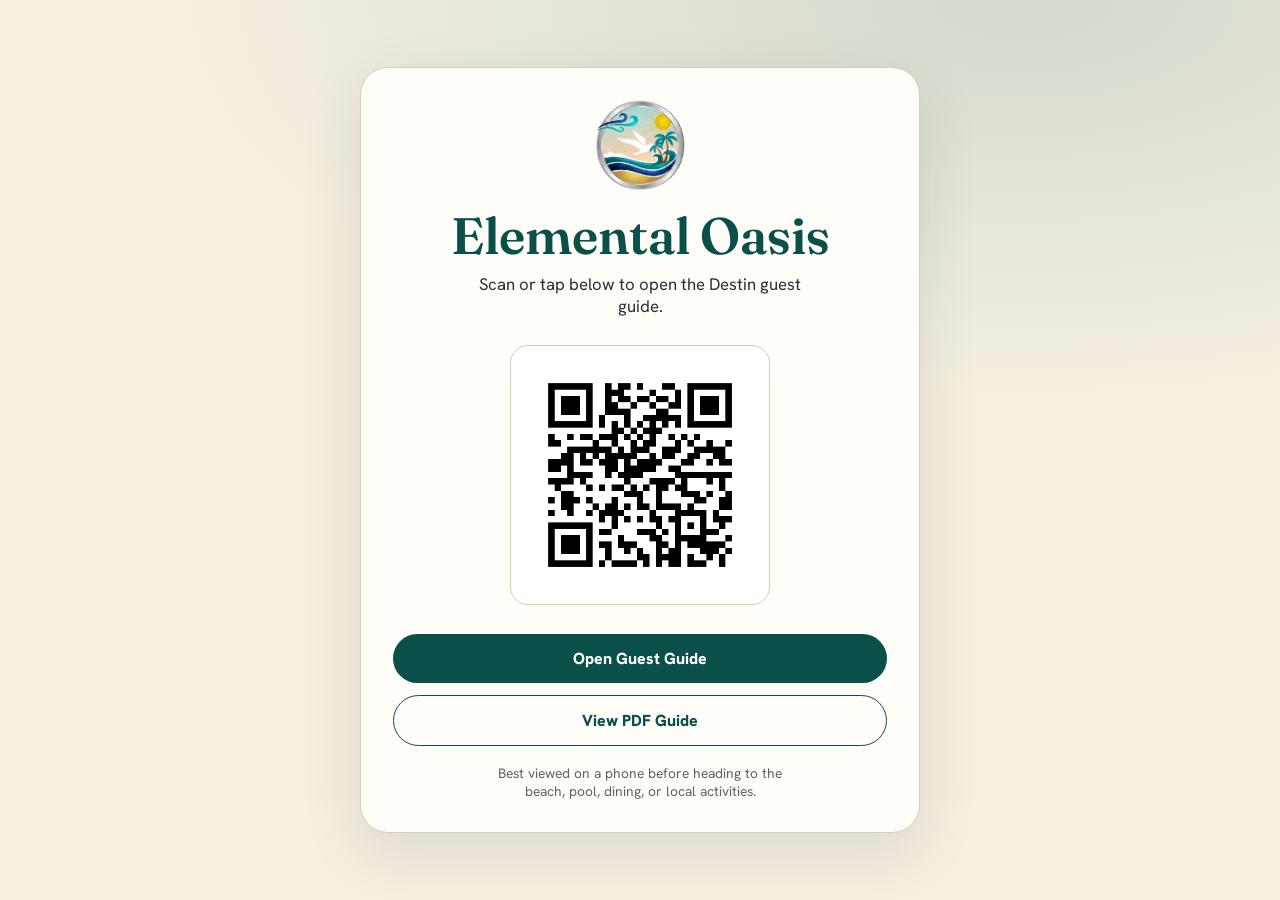
<file: qr.html>
<!DOCTYPE html>
<html lang="en">
<head>
<meta charset="UTF-8">
<meta name="viewport" content="width=device-width, initial-scale=1.0">
<title>Elemental Oasis Guest Guide QR</title>
<meta name="description" content="QR landing page for Elemental Oasis guests to open the Destin guest guide and PDF guide.">
<meta name="robots" content="noindex, follow">
<meta name="theme-color" content="#0d6e63">
<link rel="preconnect" href="https://fonts.googleapis.com">
<link rel="preconnect" href="https://fonts.gstatic.com" crossorigin>
<link href="https://fonts.googleapis.com/css2?family=Fraunces:wght@500;600&family=Hanken+Grotesk:wght@400;600;700;800&display=swap" rel="stylesheet">
<style>
:root{--sand:#f6efe2;--ink:#23312e;--emerald:#0d6e63;--emerald-deep:#0a4f48;--coral:#e06a4a;--paper:#fffdf8;--line:#d9cdb4}*{box-sizing:border-box}body{margin:0;min-height:100vh;display:grid;place-items:center;padding:28px;background:radial-gradient(120% 80% at 80% 0%, rgba(13,110,99,.16), transparent 55%),var(--sand);font-family:'Hanken Grotesk',sans-serif;color:var(--ink)}main{width:min(100%,560px);background:var(--paper);border:1px solid var(--line);border-radius:28px;padding:32px;text-align:center;box-shadow:0 18px 60px rgba(35,49,46,.12)}.logo{width:90px;height:auto;border-radius:50%;margin-bottom:14px}h1{font-family:'Fraunces',serif;font-weight:600;font-size:clamp(2rem,8vw,3.2rem);line-height:1;margin:0 0 12px;color:var(--emerald-deep)}p{font-size:1.05rem;margin:0 auto 22px;max-width:36ch}.qr{width:min(78vw,260px);height:auto;background:white;border-radius:18px;padding:12px;border:1px solid var(--line);margin:6px auto 24px}.actions{display:grid;gap:12px}.btn{display:block;text-decoration:none;background:var(--emerald-deep);color:#fff;border-radius:999px;padding:14px 18px;font-weight:800}.btn.secondary{background:transparent;color:var(--emerald-deep);border:1px solid var(--emerald-deep)}.note{font-size:.86rem;opacity:.74;margin-top:18px;margin-bottom:0}@media(max-width:520px){main{padding:26px 20px;border-radius:22px}.actions{gap:10px}.btn{padding:13px 16px}}
</style>
</head>
<body>
<main>
<img class="logo" src="elemental-oasis-logo.jpg" alt="Elemental Oasis logo" width="409" height="413">
<h1>Elemental Oasis</h1>
<p>Scan or tap below to open the Destin guest guide.</p>
<img class="qr" src="guest-guide-qr.png" alt="QR code for the Elemental Oasis guest guide" width="396" height="396">
<div class="actions">
<a class="btn" href="./">Open Guest Guide</a>
<a class="btn secondary" href="./guest-guide.pdf" target="_blank" rel="noopener">View PDF Guide</a>
</div>
<p class="note">Best viewed on a phone before heading to the beach, pool, dining, or local activities.</p>
</main>
</body>
</html>
</file>
<file: assets/css/styles.css>
:root{
    --sand:#f6efe2;
    --sand-deep:#ece0c9;
    --ink:#23312e;
    --emerald:#0d6e63;
    --emerald-deep:#0a4f48;
    --coral:#e06a4a;
    --gold:#c79a3f;
    --line:#d9cdb4;
    --paper:#fffdf8;
  }
  *{box-sizing:border-box;margin:0;padding:0;}
  html{scroll-behavior:smooth;}
  body{
    font-family:'Hanken Grotesk',sans-serif;
    background:var(--sand);
    color:var(--ink);
    line-height:1.55;
    -webkit-font-smoothing:antialiased;
  }
  .wrap{max-width:920px;margin:0 auto;padding:0 26px;}

  /* ---------- HERO ---------- */
  header.hero{
    position:relative;
    background:
      radial-gradient(120% 90% at 80% 0%, rgba(13,110,99,.18), transparent 60%),
      linear-gradient(160deg,var(--emerald-deep) 0%, var(--emerald) 55%, #15897a 100%);
    color:var(--paper);
    padding:64px 0 72px;
    overflow:hidden;
  }
  header.hero::after{
    content:"";position:absolute;left:0;right:0;bottom:-1px;height:46px;
    background:var(--sand);
    -webkit-mask:radial-gradient(28px 46px at 28px 0, transparent 98%, #000) repeat-x;
            mask:radial-gradient(28px 46px at 28px 0, transparent 98%, #000) repeat-x;
    -webkit-mask-size:56px 46px; mask-size:56px 46px;
  }
  .eyebrow{
    font-size:.74rem;letter-spacing:.32em;text-transform:uppercase;
    font-weight:600;color:#bfe9df;margin-bottom:18px;
  }
  header.hero h1{
    font-family:'Fraunces',serif;font-weight:500;
    font-size:clamp(2.6rem,6.5vw,4.4rem);line-height:.98;letter-spacing:-.01em;
  }
  header.hero h1 em{font-style:italic;color:var(--gold);}
  .lede{
    margin-top:22px;max-width:560px;font-size:1.06rem;color:#e7f3f0;
  }
  .tagchips{margin-top:26px;display:flex;flex-wrap:wrap;gap:9px;}
  .tagchips span{
    font-size:.72rem;letter-spacing:.12em;text-transform:uppercase;font-weight:600;
    border:1px solid rgba(255,255,255,.35);border-radius:30px;padding:6px 13px;color:#dff0ec;
  }

  /* ---------- SECTION SCAFFOLD ---------- */
  section{padding:54px 0 8px;}
  .sec-head{display:flex;align-items:baseline;gap:16px;margin-bottom:8px;}
  .sec-num{
    font-family:'Fraunces',serif;font-style:italic;font-size:1.1rem;color:var(--coral);
    font-weight:500;
  }
  h2{
    font-family:'Fraunces',serif;font-weight:500;
    font-size:clamp(1.7rem,3.6vw,2.4rem);letter-spacing:-.01em;color:var(--emerald-deep);
  }
  .sec-sub{color:#5d6b66;font-size:.98rem;margin:2px 0 26px;max-width:640px;}

  /* ---------- CARDS ---------- */
  .grid{display:grid;grid-template-columns:1fr 1fr;gap:14px;}
  .card{
    background:var(--paper);border:1px solid var(--line);border-radius:14px;
    padding:18px 20px;position:relative;
    transition:transform .18s ease, box-shadow .18s ease;
  }
  .card:hover{transform:translateY(-3px);box-shadow:0 14px 28px -18px rgba(10,79,72,.5);}
  .card .top{display:flex;justify-content:space-between;align-items:flex-start;gap:10px;}
  .card h3{
    font-family:'Fraunces',serif;font-weight:600;font-size:1.16rem;line-height:1.12;color:var(--ink);
  }
  .pill{
    flex-shrink:0;font-size:.72rem;font-weight:700;letter-spacing:.04em;
    background:var(--sand-deep);color:var(--emerald-deep);border-radius:20px;padding:4px 9px;white-space:nowrap;
  }
  .meta{display:flex;align-items:center;gap:8px;margin:7px 0 9px;font-size:.82rem;color:#7a8782;font-weight:500;}
  .stars{color:var(--gold);font-weight:700;letter-spacing:.02em;}
  .dot{width:3px;height:3px;border-radius:50%;background:#c2cbc7;}
  .card p{font-size:.92rem;color:#46524e;}
  .card .pick{
    display:block;margin-top:10px;font-size:.82rem;color:var(--coral);font-weight:600;
  }
  .card .pick b{color:var(--emerald-deep);}
  .card .cphone{display:block;margin-top:9px;padding-top:9px;border-top:1px dashed var(--line);font-size:.84rem;font-weight:700;color:var(--emerald-deep);letter-spacing:.01em;}
  .card .cphone .ph{color:var(--coral);}
  .card .cphone .nm{color:#7a8782;font-weight:600;}

  /* full-width feature card */
  .grid .span2{grid-column:1 / -1;}

  /* ---------- SEASONS ---------- */
  .seasons{display:grid;grid-template-columns:1fr 1fr;gap:14px;margin-top:8px;}
  .season{
    border-radius:16px;padding:22px 22px 20px;color:#fff;position:relative;overflow:hidden;
  }
  .season h3{font-family:'Fraunces',serif;font-weight:600;font-size:1.35rem;margin-bottom:2px;}
  .season .when{font-size:.74rem;letter-spacing:.16em;text-transform:uppercase;font-weight:700;opacity:.85;margin-bottom:13px;}
  .season ul{list-style:none;display:flex;flex-direction:column;gap:8px;}
  .season li{font-size:.9rem;padding-left:18px;position:relative;line-height:1.4;}
  .season li::before{content:"";position:absolute;left:0;top:.55em;width:7px;height:7px;border-radius:50%;background:rgba(255,255,255,.9);}
  .season .vibe{margin-top:14px;font-size:.82rem;font-style:italic;font-family:'Fraunces',serif;opacity:.95;border-top:1px solid rgba(255,255,255,.28);padding-top:11px;}
  .s-spring{background:linear-gradient(150deg,#3a9d6f,#5bb583);}
  .s-summer{background:linear-gradient(150deg,#e0892f,#e8af3b);}
  .s-fall{background:linear-gradient(150deg,#c2562f,#d8783a);}
  .s-winter{background:linear-gradient(150deg,#1d6f7e,#2f8fa0);}

  /* ---------- TIPS ---------- */
  .tips{background:var(--emerald-deep);color:#eaf5f2;border-radius:18px;padding:34px 34px 30px;margin:18px 0 0;}
  .tips h2{color:#fff;}
  .tip-grid{display:grid;grid-template-columns:1fr 1fr;gap:18px 30px;margin-top:22px;}
  .tip h4{font-size:.95rem;color:var(--gold);font-weight:700;margin-bottom:4px;letter-spacing:.02em;}
  .tip p{font-size:.9rem;color:#d6e7e3;}

  footer{padding:40px 0 56px;text-align:center;color:#7a8782;font-size:.82rem;}
  footer .mark{font-family:'Fraunces',serif;font-style:italic;font-size:1.2rem;color:var(--emerald-deep);margin-bottom:6px;}

  a{color:inherit;}

  /* ---------- GETTING SETTLED ---------- */
  .settle-grid{display:grid;grid-template-columns:1fr 1.25fr;gap:16px;align-items:stretch;margin-top:8px;}
  .contact-card{
    background:var(--paper);border:1px solid var(--line);border-radius:16px;padding:24px 24px 22px;
    border-top:5px solid var(--coral);
  }
  .contact-card h3{font-family:'Fraunces',serif;font-weight:600;font-size:1.3rem;color:var(--emerald-deep);margin-bottom:4px;}
  .contact-card .addr{font-size:.95rem;color:#46524e;margin-bottom:16px;}
  .contact-row{display:flex;gap:11px;align-items:flex-start;padding:10px 0;border-top:1px solid var(--line);}
  .contact-row .ic{flex-shrink:0;width:30px;height:30px;border-radius:8px;background:var(--sand-deep);display:grid;place-items:center;font-size:.95rem;}
  .contact-row .lbl{font-size:.74rem;letter-spacing:.1em;text-transform:uppercase;font-weight:700;color:#7a8782;}
  .contact-row .val{font-size:.97rem;font-weight:600;color:var(--ink);line-height:1.35;}
  .contact-row .val .num{color:var(--coral);}

  /* ---------- BEACH MAP ---------- */
  .mapcard{background:var(--paper);border:1px solid var(--line);border-radius:16px;padding:20px 20px 16px;display:flex;flex-direction:column;}
  .mapcard h3{font-family:'Fraunces',serif;font-weight:600;font-size:1.3rem;color:var(--emerald-deep);margin-bottom:3px;}
  .mapcard .mapsub{font-size:.86rem;color:#5d6b66;margin-bottom:12px;}
  .mapcard svg{width:100%;height:auto;border-radius:10px;display:block;}
  .mapnote{font-size:.78rem;color:#8a958f;font-style:italic;margin-top:10px;}

  /* ---------- STORE BOXES ---------- */
  .storewrap{display:grid;grid-template-columns:1fr 1fr;gap:14px;margin-top:8px;}
  .storebox{background:var(--paper);border:1px solid var(--line);border-radius:14px;padding:18px 20px 16px;}
  .storebox.feature{border-top:4px solid var(--emerald);}
  .storebox h3{font-family:'Fraunces',serif;font-weight:600;font-size:1.14rem;color:var(--emerald-deep);margin-bottom:3px;display:flex;align-items:center;gap:8px;}
  .storebox h3 .em{font-size:1.05rem;}
  .storebox .boxsub{font-size:.8rem;color:#7a8782;margin-bottom:13px;}
  .store{padding:10px 0;border-top:1px solid var(--line);}
  .store:first-of-type{border-top:none;padding-top:2px;}
  .store .sname{font-size:.95rem;font-weight:700;color:var(--ink);}
  .store .sname .tag{font-size:.66rem;font-weight:700;letter-spacing:.06em;text-transform:uppercase;background:var(--sand-deep);color:var(--emerald-deep);border-radius:20px;padding:2px 7px;margin-left:6px;vertical-align:middle;}
  .store .smeta{font-size:.82rem;color:#5d6b66;margin-top:2px;}
  .store .sphone{font-size:.9rem;font-weight:700;color:var(--coral);margin-top:3px;letter-spacing:.01em;}

  @media screen and (max-width:680px){
    .settle-grid,.storewrap{grid-template-columns:1fr;}
    header.hero{padding:48px 0 60px;}
  }
  /* ---------- HOME HIGHLIGHTS ---------- */
  .hilites{background:var(--paper);border:1px solid var(--line);border-top:5px solid var(--gold);border-radius:16px;padding:24px 26px 22px;margin-bottom:16px;}
  .hilites h3{font-family:'Fraunces',serif;font-weight:600;font-size:1.4rem;color:var(--emerald-deep);margin-bottom:16px;}
  .hgrid{display:grid;grid-template-columns:1fr 1fr;gap:18px 28px;}
  .hitem{display:flex;gap:12px;align-items:flex-start;}
  .hitem .hi{flex-shrink:0;font-size:1.25rem;line-height:1.25;}
  .hitem b{display:block;font-size:.98rem;color:var(--ink);font-weight:700;margin-bottom:3px;}
  .hitem span.ht{display:block;font-size:.89rem;color:#5d6b66;line-height:1.45;}

  /* ---------- BEACH FLAG KEY ---------- */
  .flagkey{background:var(--paper);border:1px solid var(--line);border-top:5px solid var(--emerald);border-radius:16px;padding:24px 26px 18px;margin-top:8px;}
  .flagkey h3{font-family:'Fraunces',serif;font-weight:600;font-size:1.45rem;color:var(--emerald-deep);}
  .flagkey .flagsub{font-size:.95rem;color:#5d6b66;margin:4px 0 14px;}
  .flagrow{display:flex;align-items:center;gap:16px;padding:11px 0;border-top:1px solid var(--line);}
  .flagrow:first-of-type{border-top:none;}
  .flag{flex-shrink:0;width:48px;height:34px;border-radius:4px;box-shadow:0 1px 4px rgba(35,49,46,.25);}
  .flag.green{background:#1f9d57;}
  .flag.yellow{background:#f4c20d;}
  .flag.red{background:#d62828;}
  .flag.purple{background:#6a3fa0;}
  .flag.dred{background:#fff;display:flex;flex-direction:column;justify-content:center;gap:4px;padding:4px 3px;}
  .flag.dred i{display:block;height:10px;background:#d62828;border-radius:2px;}
  .flagrow .ft{display:flex;flex-direction:column;line-height:1.3;}
  .flagrow .ft b{font-size:1rem;font-weight:700;color:var(--ink);}
  .flagrow .ft span{font-size:.92rem;color:#5d6b66;}

  /* ---------- MOBILE ---------- */
  @media screen and (max-width:760px){
    .wrap{padding:0 18px;}
    header.hero{padding:48px 0 56px;}
    .grid,.seasons,.tip-grid,.storewrap,.settle-grid,.storebox .storewrap,.hgrid{grid-template-columns:1fr !important;}
    section{padding:42px 0 6px;}
    .tips{padding:26px 22px 22px;}
    .flagkey{padding:22px 20px 14px;}
  }
  @media screen and (max-width:430px){
    body{line-height:1.5;}
    header.hero h1{font-size:2.15rem;}
    .sec-head{gap:10px;}
    .flagrow{gap:13px;}
    .flag{width:42px;height:30px;}
    .card h3,.storebox h3,.flagkey h3,.contact-card h3,.mapcard h3{font-size:1.12rem;}
    .wrap{padding:0 15px;}
    .lede{font-size:1rem;}
  }

  @media print{
    body{background:#fff;}
    .card:hover{transform:none;box-shadow:none;}
    header.hero,.tips,.season,.contact-card,.mapcard,.storebox{-webkit-print-color-adjust:exact;print-color-adjust:exact;}
    section{padding:26px 0 4px;break-inside:avoid;}
    .card,.storebox,.contact-card,.mapcard{break-inside:avoid;}
  }

  /* ---------- BRAND LOGO + ACCORDION + PRICE INFO ---------- */
  .brand-logo{width:132px;height:132px;border-radius:50%;object-fit:cover;background:#fffdf8;border:3px solid rgba(255,255,255,.72);box-shadow:0 14px 34px -18px rgba(0,0,0,.65);margin-bottom:18px;}
  .brandline{margin-top:10px;font-size:.86rem;letter-spacing:.16em;text-transform:uppercase;font-weight:700;color:#dff0ec;}
  details.accordion{padding:0 0 8px;}
  details.accordion summary{list-style:none;cursor:pointer;display:flex;align-items:center;justify-content:space-between;gap:12px;border-bottom:1px solid var(--line);padding:0 0 12px;margin-bottom:20px;}
  details.accordion summary::-webkit-details-marker{display:none;}
  details.accordion summary::after{content:'⌄';font-size:1.8rem;line-height:1;color:var(--coral);transition:transform .18s ease;}
  details.accordion[open] summary::after{transform:rotate(180deg);}
  details.accordion .sec-head{margin-bottom:0;}
  .price{display:block;margin-top:8px;font-size:.82rem;color:var(--emerald-deep);font-weight:700;}
  .pdfbtn{display:inline-block;margin-top:18px;background:var(--paper);color:var(--emerald-deep);font-weight:800;text-decoration:none;border-radius:999px;padding:10px 16px;border:1px solid rgba(255,255,255,.65);}



  /* ---------- POLISHED PRESENTATION STYLE UPDATE ---------- */
  body{background:linear-gradient(180deg,#f8f1e6 0%,#fffaf1 52%,#f6efe2 100%);} 
  .wrap{max-width:1120px;}
  header.hero{
    color:var(--ink);padding:42px 0 38px;overflow:hidden;
    background:
      linear-gradient(180deg,rgba(255,255,255,.25),rgba(255,250,241,.92) 73%),
      radial-gradient(circle at 82% 12%,rgba(20,120,115,.18),transparent 22%),
      linear-gradient(180deg,#bfe8f5 0%,#dff4f6 32%,#a8e2dc 33%,#edf5ef 47%,#f5e5c8 67%,#fffaf1 100%);
    border-bottom:1px solid rgba(196,176,145,.55);
  }
  header.hero::before{content:"";position:absolute;left:-8%;right:-8%;top:235px;height:120px;background:linear-gradient(180deg,rgba(18,132,128,.38),rgba(255,255,255,.5));clip-path:polygon(0 35%,18% 50%,35% 38%,52% 54%,69% 40%,85% 51%,100% 35%,100% 100%,0 100%);}
  header.hero::after{display:none;}
  .hero-wrap{position:relative;display:grid;grid-template-columns:minmax(0,1fr) 320px;gap:34px;align-items:center;z-index:1;}
  .brand-lockup{display:flex;align-items:center;gap:28px;margin-bottom:26px;}
  .brand-logo{width:160px;height:160px;border-radius:50%;object-fit:cover;background:#fff;box-shadow:0 16px 36px rgba(10,79,72,.18);border:2px solid rgba(255,255,255,.9);margin:0;}
  .brand-text{color:#083f48;text-align:left;letter-spacing:.1em;line-height:1;}
  .brand-title-small{font-family:'Fraunces',serif;font-size:clamp(2.2rem,4.3vw,4rem);font-weight:500;letter-spacing:.09em;}
  .brand-title-large{font-family:'Fraunces',serif;font-size:clamp(3.4rem,7vw,6.7rem);font-weight:500;color:var(--emerald);letter-spacing:.16em;margin-top:2px;}
  .brand-presented{display:flex;align-items:center;gap:10px;font-size:.84rem;font-weight:800;letter-spacing:.28em;margin-top:6px;}
  .brand-presented span{display:block;height:1px;background:#083f48;flex:1;min-width:42px;}
  .brand-place{font-size:.78rem;font-weight:800;letter-spacing:.35em;margin-top:10px;}
  header.hero h1{font-size:clamp(1.8rem,3.2vw,2.7rem);line-height:1.14;color:#083f48;margin-top:8px;}
  .lede{max-width:690px;color:#143e43;font-size:1.12rem;line-height:1.7;}
  .hero-contact{background:rgba(255,253,248,.94);border:1px solid rgba(196,176,145,.72);border-radius:18px;box-shadow:0 18px 42px rgba(10,79,72,.2);padding:28px 28px 0;text-align:center;overflow:hidden;}
  .hero-contact h3{text-transform:uppercase;letter-spacing:.08em;color:var(--emerald-deep);font-size:1rem;margin-bottom:4px;}
  .hero-contact p{color:#445450;}
  .contact-phone{display:block;color:var(--emerald);font-size:1.45rem;font-weight:800;text-decoration:none;margin:16px 0 12px;}
  .chat-line{font-weight:800;color:#153d42;font-size:1.08rem;margin-bottom:8px;}
  .smallhelp{font-size:.92rem;margin-bottom:18px;}
  .pdfbtn{display:block;background:linear-gradient(135deg,#037169,#00574f);color:#fff!important;text-decoration:none;border-radius:10px 10px 0 0;margin:0 -28px;padding:18px 20px;font-weight:900;text-transform:uppercase;letter-spacing:.04em;line-height:1.35;border:0;}
  .iconnav{position:relative;z-index:2;display:grid;grid-template-columns:repeat(6,1fr);gap:12px;margin-top:36px;}
  .iconnav a{text-decoration:none;text-align:center;color:#073f47;font-weight:700;font-size:.94rem;}
  .iconnav span{display:block;font-size:2rem;color:var(--emerald);line-height:1;margin-bottom:9px;}
  section.wrap{padding-top:24px;}
  details.accordion{background:transparent;margin:14px 0 8px;padding:0;scroll-margin-top:16px;}
  details.accordion summary{background:rgba(255,253,248,.88);border:1px solid rgba(196,176,145,.72);border-radius:14px;box-shadow:0 8px 24px rgba(10,79,72,.06);padding:20px 28px;margin:0 0 22px;display:grid;grid-template-columns:78px 46px minmax(0,1fr) 42px;align-items:center;gap:20px;}
  details.accordion summary::after{content:'⌄';grid-column:4;font-size:3rem;color:#073f47;line-height:1;justify-self:end;}
  details.accordion[open] summary::after{transform:rotate(180deg);}
  details.accordion summary .acc-icon{width:68px;height:68px;border-radius:50%;background:linear-gradient(145deg,#006d65,#004d48);border:3px solid #fff;box-shadow:0 0 0 2px #006d65;display:grid;place-items:center;color:#fff;font-size:2rem;}
  details.accordion summary .sec-num{font-size:1.95rem;color:#f06f4f;font-style:normal;margin:0;}
  details.accordion summary .sec-head{display:block;margin:0;}
  details.accordion summary h2{font-size:clamp(1.65rem,3vw,2.15rem);margin:0;color:#07524c;}
  details.accordion summary .summary-desc{font-size:.95rem;color:#445450;margin-top:4px;max-width:680px;}
  .grid{gap:18px;}
  .card,.storebox,.contact-card,.mapcard,.hilites,.flagkey{border-color:rgba(196,176,145,.72);box-shadow:0 8px 24px rgba(10,79,72,.05);}
  .card{border-radius:16px;padding:20px 22px;}
  .pill{background:#edf4ef;color:#07524c;}
  .price{background:#f8efe2;border-left:4px solid var(--gold);border-radius:8px;padding:7px 10px;color:#07524c;margin-top:11px;}
  .hilites{display:none;}
  .settle-grid{grid-template-columns:1fr 1.35fr;margin-top:6px;}
  .contact-card{border-top:0;background:#fffdf8;}
  .contact-row .ic{background:#e8f4f0;color:var(--emerald);}
  .seasons{margin-top:0;}
  .tips{background:linear-gradient(135deg,#006c64,#004d48);border-radius:14px;}
  footer{background:linear-gradient(135deg,#006c64,#004d48);color:#fff;margin-top:28px;padding:24px 0;}
  footer .mark{color:#fff;}
  @media screen and (max-width:900px){.hero-wrap{grid-template-columns:1fr}.hero-contact{max-width:420px}.iconnav{grid-template-columns:repeat(3,1fr)}.brand-lockup{gap:18px}.brand-logo{width:120px;height:120px}}
  @media screen and (max-width:680px){.brand-lockup{flex-direction:column;text-align:center}.brand-text{text-align:center}.brand-title-large{letter-spacing:.1em}.brand-place{letter-spacing:.16em}.iconnav{grid-template-columns:repeat(2,1fr)}details.accordion summary{grid-template-columns:54px minmax(0,1fr) 32px;gap:14px;padding:16px}details.accordion summary .acc-icon{width:48px;height:48px;font-size:1.45rem}details.accordion summary .sec-num{display:none}details.accordion summary::after{grid-column:3;font-size:2.3rem}details.accordion summary .sec-head{grid-column:2}.hero-contact{padding:22px 22px 0}.pdfbtn{margin:0 -22px}.contact-phone{font-size:1.25rem}}


  .reminder-bar{display:flex;align-items:center;justify-content:space-between;gap:20px;background:linear-gradient(135deg,#006c64,#004d48);color:#fff;border-radius:14px;padding:22px 28px!important;margin-top:26px;}
  .reminder-bar strong{text-transform:uppercase;letter-spacing:.04em;font-size:1.15rem;}
  .reminder-bar em{font-family:'Fraunces',serif;font-size:1.9rem;white-space:nowrap;}
  @media screen and (max-width:680px){.reminder-bar{display:block}.reminder-bar em{display:block;margin-top:12px}}

  /* ---------- BEACH RENTAL BLOCK ---------- */
  .beachrent{background:var(--paper);border:1px solid var(--line);border-top:5px solid var(--coral);border-radius:16px;padding:24px 26px 22px;margin-top:16px;}
  .beachrent h3{font-family:'Fraunces',serif;font-weight:600;font-size:1.4rem;color:var(--emerald-deep);margin-bottom:6px;}
  .beachrent .intro{font-size:.95rem;color:#46524e;margin-bottom:16px;}
  .brimg{display:grid;grid-template-columns:1fr 1fr;gap:18px;margin-top:18px;}
  .brrates{font-size:.92rem;color:#46524e;}
  .brrates h4{font-size:.8rem;letter-spacing:.05em;text-transform:uppercase;color:var(--coral);font-weight:700;margin:14px 0 5px;}
  .brrates h4:first-child{margin-top:0;}
  .brrates .rate{display:flex;justify-content:space-between;gap:14px;padding:3px 0;border-bottom:1px dotted var(--line);}
  .brrates .rate span:last-child{font-weight:700;color:var(--emerald-deep);white-space:nowrap;}
  .brrates .brnote{font-size:.8rem;color:#8a958f;margin-top:12px;border:0;}
  .brimg img{width:100%;height:auto;border-radius:10px;border:1px solid var(--line);display:block;}
  .home-photo{width:100%;height:auto;border-radius:12px;margin-top:16px;display:block;}
  .tip.thanks{grid-column:1 / -1;text-align:center;margin-top:8px;}
  .tip.thanks h4{color:var(--coral);font-size:1.95rem;line-height:1.15;margin-bottom:6px;}
  .tip.thanks .heart{font-size:1.3em;}
  .tip.thanks p{font-size:1.12rem;color:#eaf5f2;}
  @media screen and (max-width:520px){.brimg{grid-template-columns:1fr;}}

  /* ---------- BEACH RULES ---------- */
  .rules{background:var(--paper);border:1px solid var(--line);border-top:5px solid var(--emerald);border-radius:16px;padding:24px 26px 20px;margin-top:16px;}
  .rules h3{font-family:'Fraunces',serif;font-weight:600;font-size:1.4rem;color:var(--emerald-deep);}
  .rules .rulesub{font-size:.92rem;color:#5d6b66;margin:4px 0 14px;}
  .rulelist{list-style:none;display:grid;grid-template-columns:1fr 1fr;gap:9px 28px;margin:0;padding:0;}
  .rulelist li{font-size:.9rem;color:#46524e;padding-left:18px;position:relative;line-height:1.45;}
  .rulelist li::before{content:"";position:absolute;left:0;top:.5em;width:7px;height:7px;border-radius:2px;background:var(--coral);}
  @media screen and (max-width:760px){.rulelist{grid-template-columns:1fr;}}

/* Performance-safe responsive image wrappers */
picture{display:contents;}
img{max-width:100%;height:auto;}
</file>
